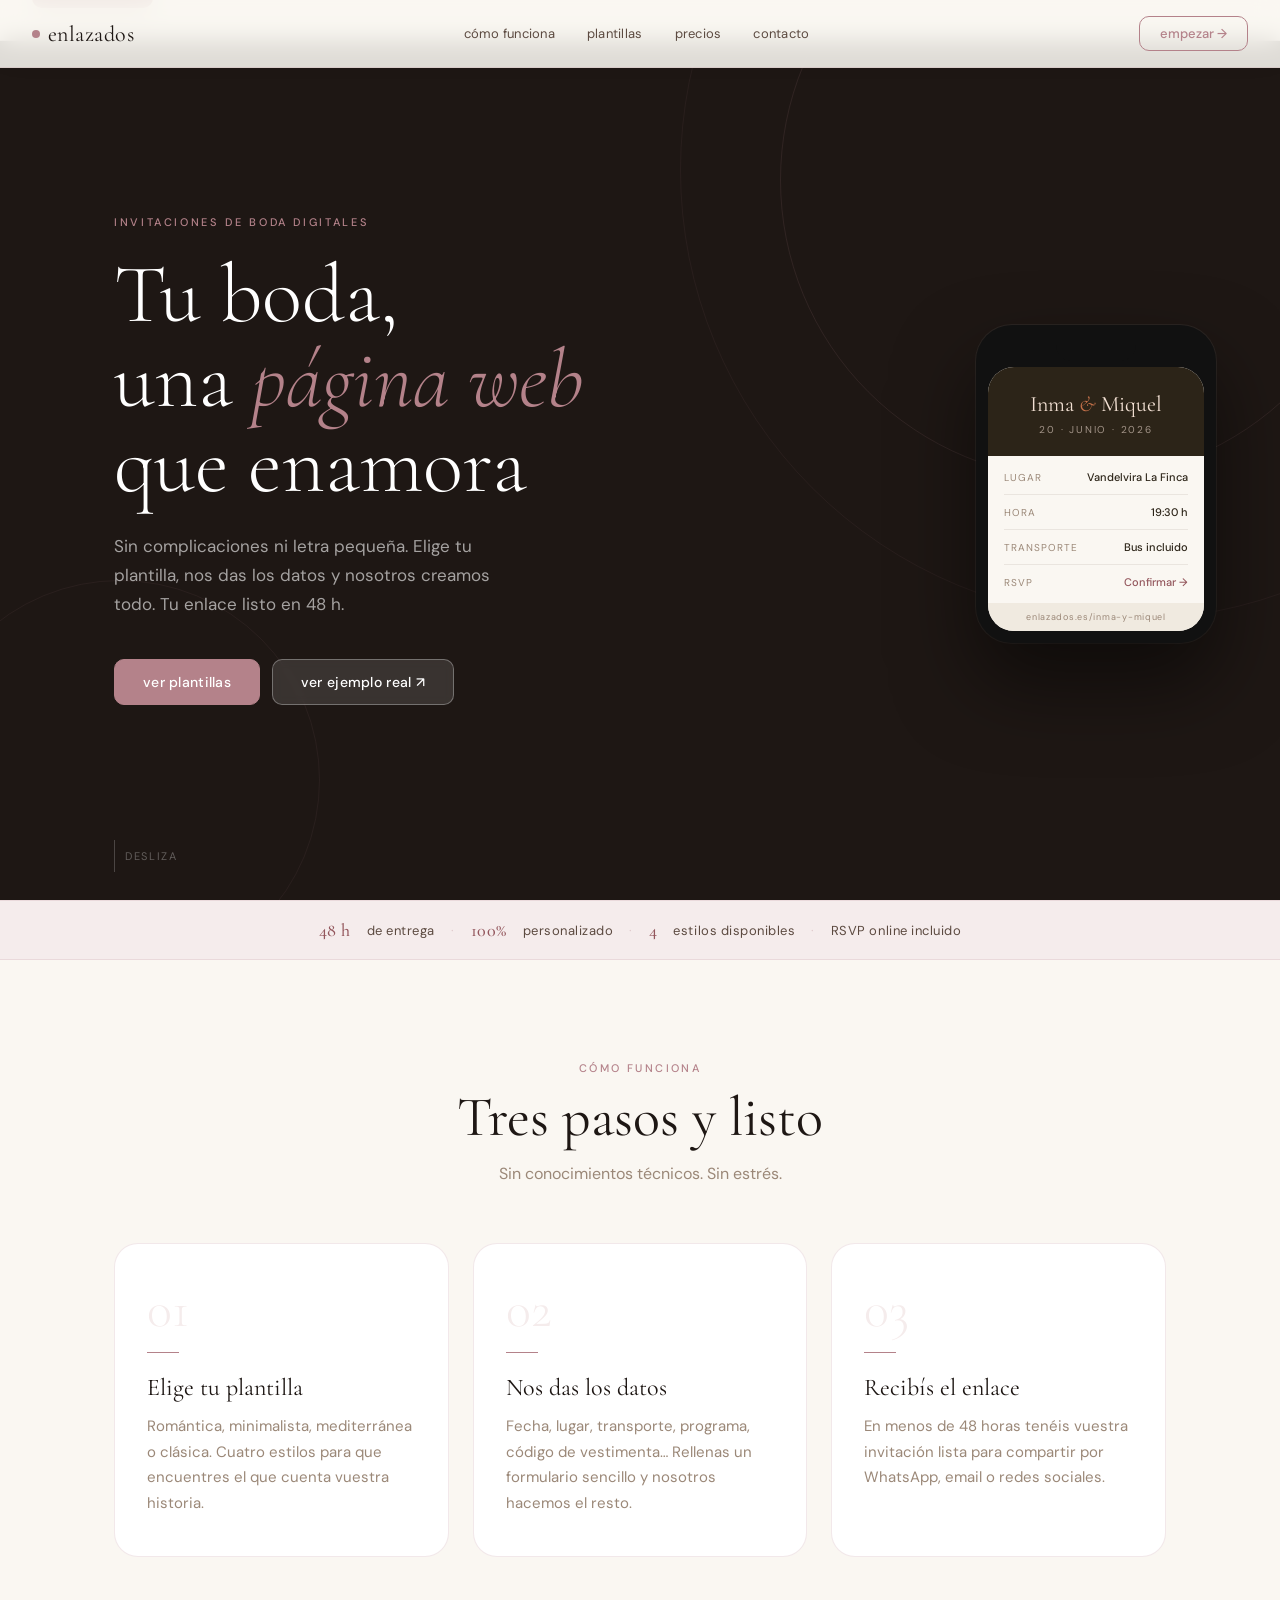
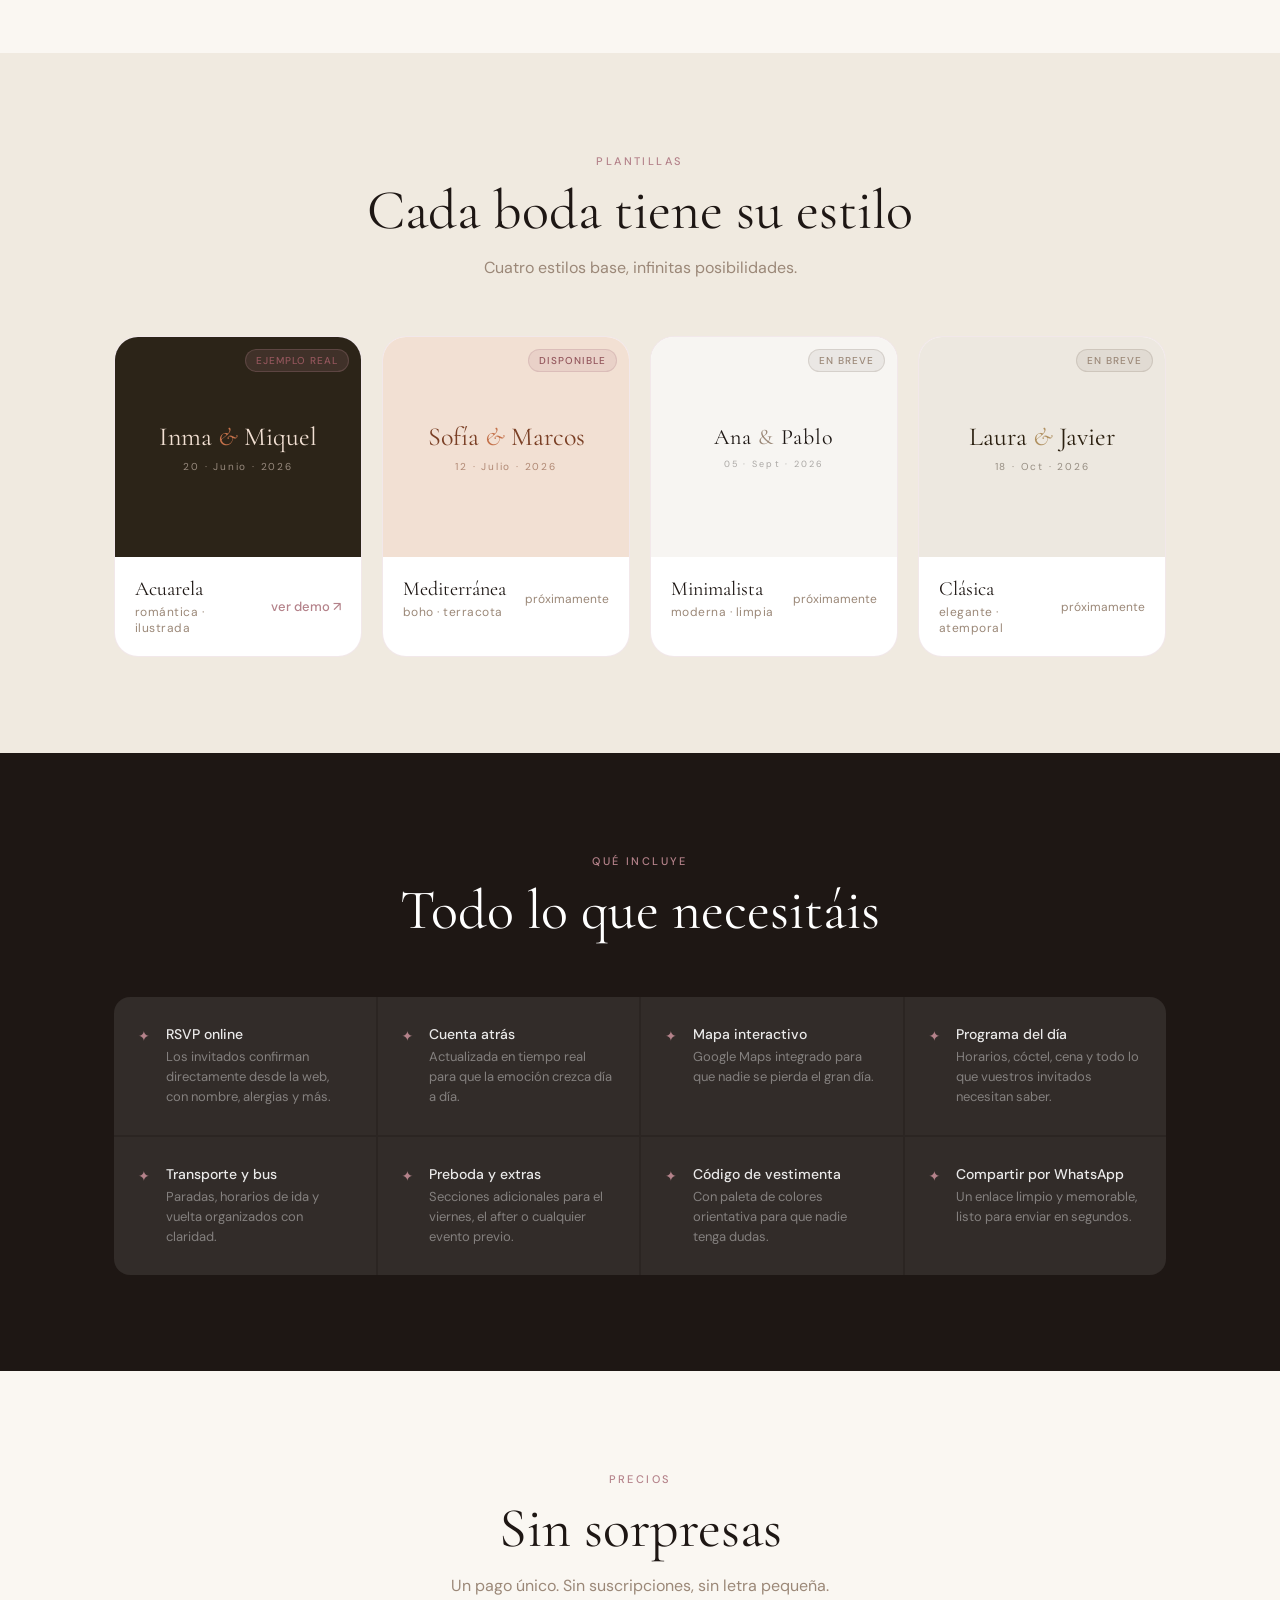
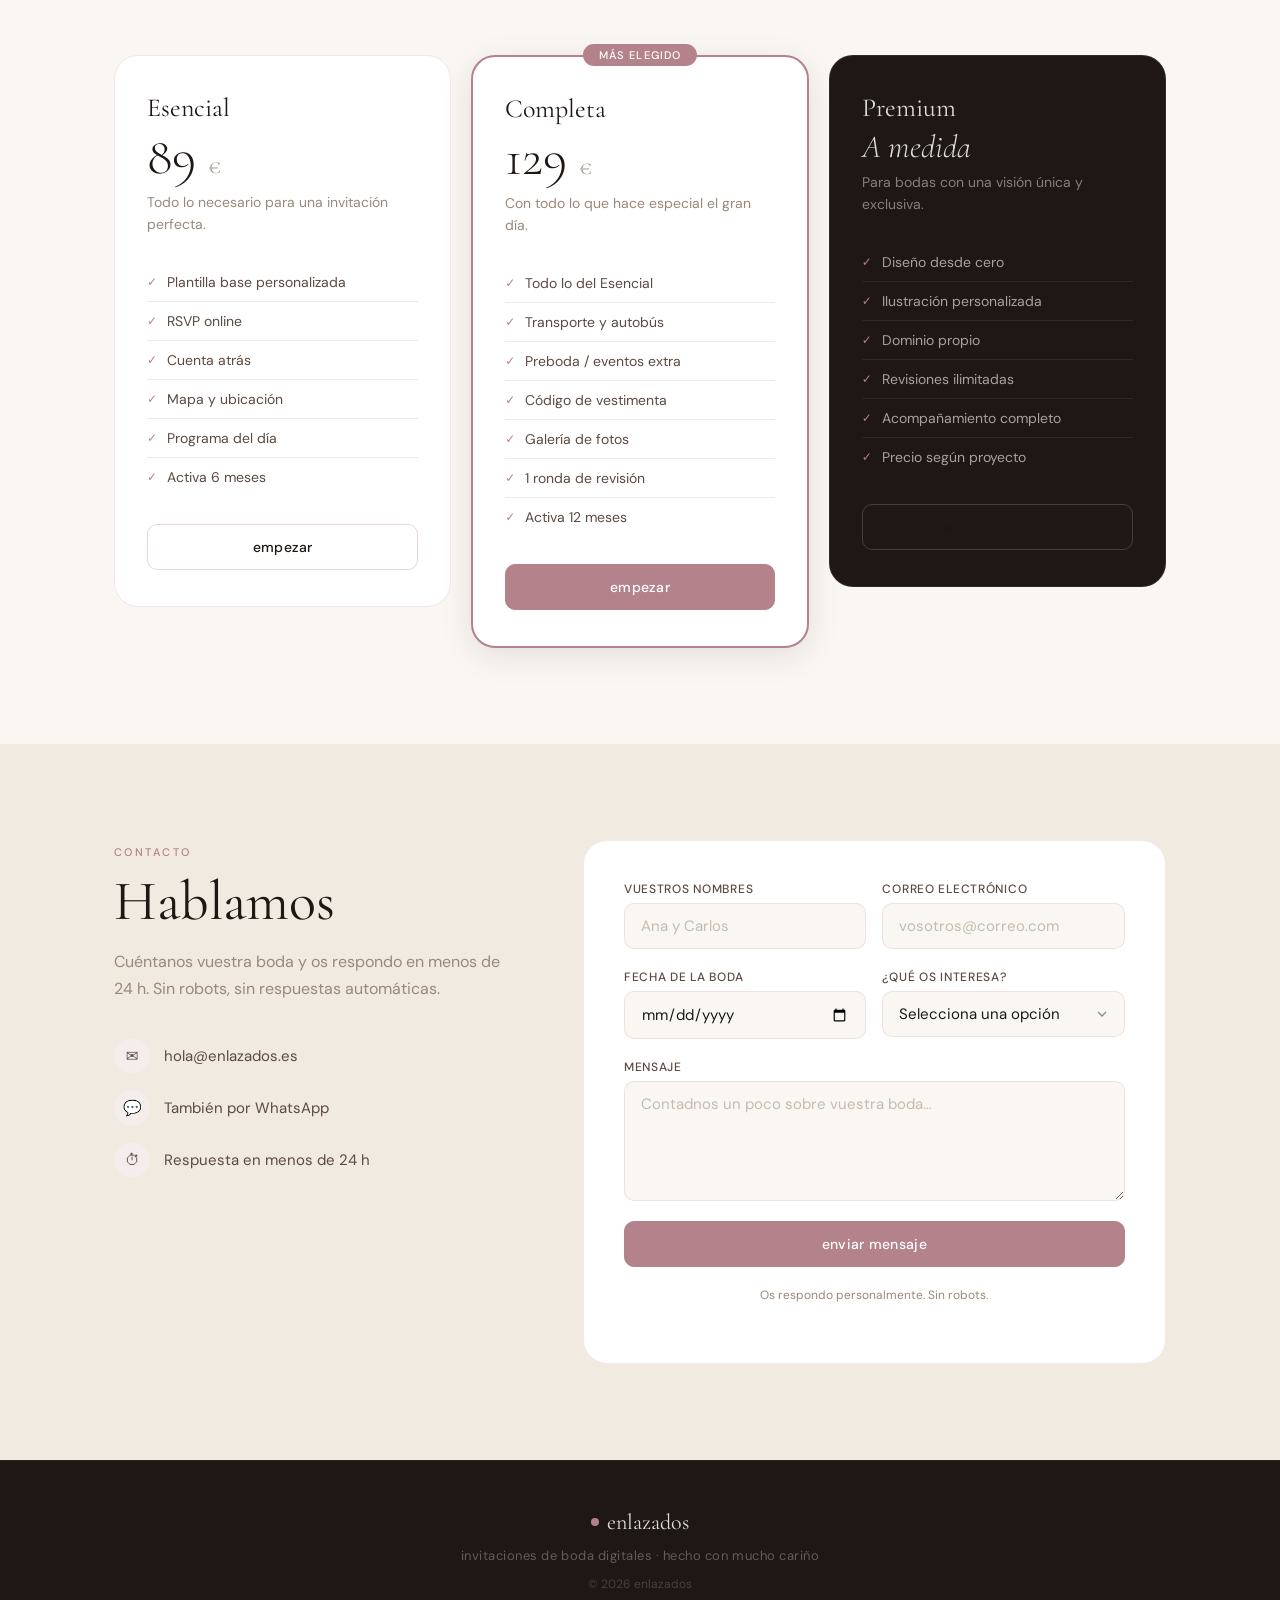
<file: index.html>
<!DOCTYPE html>
<html lang="es">
<head>
  <meta charset="UTF-8" />
  <meta name="viewport" content="width=device-width, initial-scale=1.0" />
  <meta name="description" content="Invitaciones de boda digitales personalizadas. Elige tu plantilla, nos das los datos y nosotros lo creamos todo. Listo en 48h." />
  <title>enlazados · invitaciones de boda digitales</title>

  <link rel="icon" type="image/png" href="favicon.png" /> 

  <link rel="preconnect" href="https://fonts.googleapis.com" />
  <link rel="preconnect" href="https://fonts.gstatic.com" crossorigin />
  <link href="https://fonts.googleapis.com/css2?family=Cormorant+Garamond:ital,wght@0,300;0,400;0,500;1,300;1,400&family=DM+Sans:wght@300;400;500&display=swap" rel="stylesheet" />
  <link rel="stylesheet" href="landing-styles.css" />
</head>
<body>

  <!-- ── NAV ── -->
  <header class="nav" id="top">
    <a href="#top" class="nav-logo">
      <span class="nav-logo-dot"></span>
      enlazados
    </a>
    <nav class="nav-links" aria-label="Navegación principal">
      <a href="#como-funciona">cómo funciona</a>
      <a href="#plantillas">plantillas</a>
      <a href="#precios">precios</a>
      <a href="#contacto">contacto</a>
    </nav>
    <a href="#contacto" class="nav-cta">empezar →</a>
    <button class="nav-burger" id="navBurger" aria-label="Abrir menú" aria-expanded="false">
      <span></span><span></span>
    </button>
  </header>

  <!-- Mobile menu -->
  <div class="nav-mobile" id="navMobile" aria-hidden="true">
    <a href="#como-funciona" class="nav-mobile-link">cómo funciona</a>
    <a href="#plantillas" class="nav-mobile-link">plantillas</a>
    <a href="#precios" class="nav-mobile-link">precios</a>
    <a href="#contacto" class="nav-mobile-link">contacto</a>
    <a href="#contacto" class="nav-mobile-cta">empezar →</a>
  </div>

  <!-- ── HERO ── -->
  <section class="hero" id="hero">
    <div class="hero-bg-deco" aria-hidden="true">
      <div class="hero-ring hero-ring--1"></div>
      <div class="hero-ring hero-ring--2"></div>
      <div class="hero-ring hero-ring--3"></div>
    </div>

    <div class="hero-content">
      <p class="hero-kicker">invitaciones de boda digitales</p>
      <h1 class="hero-title">
        Tu boda,<br>
        una <em>página web</em><br>
        que enamora
      </h1>
      <p class="hero-sub">
        Sin complicaciones ni letra pequeña. Elige tu plantilla, nos das los datos y nosotros creamos todo. Tu enlace listo en 48&nbsp;h.
      </p>
      <div class="hero-actions">
        <a href="#plantillas" class="btn btn--primary">ver plantillas</a>
        <a href="https://inmaymiquel.github.io/prboda/" target="_blank" rel="noopener" class="btn btn--ghost">ver ejemplo real ↗</a>
      </div>
    </div>

    <!-- Mini preview de invitación -->
    <div class="hero-preview" aria-hidden="true">
      <div class="preview-phone">
        <div class="preview-notch"></div>
        <div class="preview-screen">
          <div class="preview-hero-area">
            <div class="preview-names">Inma <em>&</em> Miquel</div>
            <div class="preview-date">20 · Junio · 2026</div>
          </div>
          <div class="preview-body">
            <div class="preview-row">
              <span class="preview-label">Lugar</span>
              <span class="preview-val">Vandelvira La Finca</span>
            </div>
            <div class="preview-row">
              <span class="preview-label">Hora</span>
              <span class="preview-val">19:30 h</span>
            </div>
            <div class="preview-row">
              <span class="preview-label">Transporte</span>
              <span class="preview-val">Bus incluido</span>
            </div>
            <div class="preview-row">
              <span class="preview-label">RSVP</span>
              <span class="preview-val preview-val--accent">Confirmar →</span>
            </div>
          </div>
          <div class="preview-url">enlazados.es/inma-y-miquel</div>
        </div>
      </div>
    </div>

    <div class="hero-scroll-hint" aria-hidden="true">
      <span></span>
      <span>desliza</span>
    </div>
  </section>

  <!-- ── SOCIAL PROOF ── -->
  <div class="social-strip">
    <p class="social-strip-text">
      <span class="social-strip-num">48 h</span> de entrega
      <span class="social-strip-sep">·</span>
      <span class="social-strip-num">100%</span> personalizado
      <span class="social-strip-sep">·</span>
      <span class="social-strip-num">4</span> estilos disponibles
      <span class="social-strip-sep">·</span>
      RSVP online incluido
    </p>
  </div>

  <!-- ── CÓMO FUNCIONA ── -->
  <section class="section steps-section" id="como-funciona">
    <div class="container">
      <div class="section-header">
        <p class="section-tag">cómo funciona</p>
        <h2 class="section-title">Tres pasos y listo</h2>
        <p class="section-sub">Sin conocimientos técnicos. Sin estrés.</p>
      </div>

      <div class="steps-grid">
        <article class="step-card">
          <div class="step-num">01</div>
          <div class="step-divider"></div>
          <h3 class="step-title">Elige tu plantilla</h3>
          <p class="step-desc">Romántica, minimalista, mediterránea o clásica. Cuatro estilos para que encuentres el que cuenta vuestra historia.</p>
        </article>
        <article class="step-card">
          <div class="step-num">02</div>
          <div class="step-divider"></div>
          <h3 class="step-title">Nos das los datos</h3>
          <p class="step-desc">Fecha, lugar, transporte, programa, código de vestimenta… Rellenas un formulario sencillo y nosotros hacemos el resto.</p>
        </article>
        <article class="step-card">
          <div class="step-num">03</div>
          <div class="step-divider"></div>
          <h3 class="step-title">Recibís el enlace</h3>
          <p class="step-desc">En menos de 48 horas tenéis vuestra invitación lista para compartir por WhatsApp, email o redes sociales.</p>
        </article>
      </div>
    </div>
  </section>

  <!-- ── PLANTILLAS ── -->
  <section class="section templates-section" id="plantillas">
    <div class="container">
      <div class="section-header">
        <p class="section-tag">plantillas</p>
        <h2 class="section-title">Cada boda tiene su estilo</h2>
        <p class="section-sub">Cuatro estilos base, infinitas posibilidades.</p>
      </div>

      <div class="templates-grid">

        <article class="tpl-card tpl-card--acuarela">
          <div class="tpl-thumb">
            <div class="tpl-thumb-inner">
              <div class="tpl-preview-names">Inma <em>&</em> Miquel</div>
              <div class="tpl-preview-date">20 · Junio · 2026</div>
            </div>
            <div class="tpl-badge">ejemplo real</div>
          </div>
          <div class="tpl-info">
            <div class="tpl-info-top">
              <h3 class="tpl-name">Acuarela</h3>
              <span class="tpl-style">romántica · ilustrada</span>
            </div>
            <a href="https://inmaymiquel.github.io/prboda/" target="_blank" rel="noopener" class="tpl-link">ver demo ↗</a>
          </div>
        </article>

        <article class="tpl-card tpl-card--med">
          <div class="tpl-thumb">
            <div class="tpl-thumb-inner">
              <div class="tpl-preview-names tpl-names--med">Sofía <em>&</em> Marcos</div>
              <div class="tpl-preview-date tpl-date--med">12 · Julio · 2026</div>
            </div>
            <div class="tpl-badge">disponible</div>
          </div>
          <div class="tpl-info">
            <div class="tpl-info-top">
              <h3 class="tpl-name">Mediterránea</h3>
              <span class="tpl-style">boho · terracota</span>
            </div>
            <span class="tpl-link tpl-link--soon">próximamente</span>
          </div>
        </article>

        <article class="tpl-card tpl-card--min">
          <div class="tpl-thumb">
            <div class="tpl-thumb-inner">
              <div class="tpl-preview-names tpl-names--min">Ana <em>&</em> Pablo</div>
              <div class="tpl-preview-date tpl-date--min">05 · Sept · 2026</div>
            </div>
            <div class="tpl-badge tpl-badge--soon">en breve</div>
          </div>
          <div class="tpl-info">
            <div class="tpl-info-top">
              <h3 class="tpl-name">Minimalista</h3>
              <span class="tpl-style">moderna · limpia</span>
            </div>
            <span class="tpl-link tpl-link--soon">próximamente</span>
          </div>
        </article>

        <article class="tpl-card tpl-card--classic">
          <div class="tpl-thumb">
            <div class="tpl-thumb-inner">
              <div class="tpl-preview-names tpl-names--classic">Laura <em>&</em> Javier</div>
              <div class="tpl-preview-date tpl-date--classic">18 · Oct · 2026</div>
            </div>
            <div class="tpl-badge tpl-badge--soon">en breve</div>
          </div>
          <div class="tpl-info">
            <div class="tpl-info-top">
              <h3 class="tpl-name">Clásica</h3>
              <span class="tpl-style">elegante · atemporal</span>
            </div>
            <span class="tpl-link tpl-link--soon">próximamente</span>
          </div>
        </article>

      </div>
    </div>
  </section>

  <!-- ── QUÉ INCLUYE ── -->
  <section class="section includes-section">
    <div class="container">
      <div class="section-header">
        <p class="section-tag">qué incluye</p>
        <h2 class="section-title">Todo lo que necesitáis</h2>
      </div>
      <div class="includes-grid">
        <div class="include-item">
          <div class="include-icon">✦</div>
          <div class="include-text">
            <strong>RSVP online</strong>
            <span>Los invitados confirman directamente desde la web, con nombre, alergias y más.</span>
          </div>
        </div>
        <div class="include-item">
          <div class="include-icon">✦</div>
          <div class="include-text">
            <strong>Cuenta atrás</strong>
            <span>Actualizada en tiempo real para que la emoción crezca día a día.</span>
          </div>
        </div>
        <div class="include-item">
          <div class="include-icon">✦</div>
          <div class="include-text">
            <strong>Mapa interactivo</strong>
            <span>Google Maps integrado para que nadie se pierda el gran día.</span>
          </div>
        </div>
        <div class="include-item">
          <div class="include-icon">✦</div>
          <div class="include-text">
            <strong>Programa del día</strong>
            <span>Horarios, cóctel, cena y todo lo que vuestros invitados necesitan saber.</span>
          </div>
        </div>
        <div class="include-item">
          <div class="include-icon">✦</div>
          <div class="include-text">
            <strong>Transporte y bus</strong>
            <span>Paradas, horarios de ida y vuelta organizados con claridad.</span>
          </div>
        </div>
        <div class="include-item">
          <div class="include-icon">✦</div>
          <div class="include-text">
            <strong>Preboda y extras</strong>
            <span>Secciones adicionales para el viernes, el after o cualquier evento previo.</span>
          </div>
        </div>
        <div class="include-item">
          <div class="include-icon">✦</div>
          <div class="include-text">
            <strong>Código de vestimenta</strong>
            <span>Con paleta de colores orientativa para que nadie tenga dudas.</span>
          </div>
        </div>
        <div class="include-item">
          <div class="include-icon">✦</div>
          <div class="include-text">
            <strong>Compartir por WhatsApp</strong>
            <span>Un enlace limpio y memorable, listo para enviar en segundos.</span>
          </div>
        </div>
      </div>
    </div>
  </section>

  <!-- ── PRECIOS ── -->
  <section class="section pricing-section" id="precios">
    <div class="container">
      <div class="section-header">
        <p class="section-tag">precios</p>
        <h2 class="section-title">Sin sorpresas</h2>
        <p class="section-sub">Un pago único. Sin suscripciones, sin letra pequeña.</p>
      </div>

      <div class="pricing-grid">

        <article class="price-card">
          <div class="price-top">
            <h3 class="price-name">Esencial</h3>
            <div class="price-amount">89 <span>€</span></div>
            <p class="price-desc">Todo lo necesario para una invitación perfecta.</p>
          </div>
          <ul class="price-features">
            <li>Plantilla base personalizada</li>
            <li>RSVP online</li>
            <li>Cuenta atrás</li>
            <li>Mapa y ubicación</li>
            <li>Programa del día</li>
            <li>Activa 6 meses</li>
          </ul>
          <a href="#contacto" class="btn btn--outline btn--full">empezar</a>
        </article>

        <article class="price-card price-card--featured">
          <div class="price-featured-badge">más elegido</div>
          <div class="price-top">
            <h3 class="price-name">Completa</h3>
            <div class="price-amount">129 <span>€</span></div>
            <p class="price-desc">Con todo lo que hace especial el gran día.</p>
          </div>
          <ul class="price-features">
            <li>Todo lo del Esencial</li>
            <li>Transporte y autobús</li>
            <li>Preboda / eventos extra</li>
            <li>Código de vestimenta</li>
            <li>Galería de fotos</li>
            <li>1 ronda de revisión</li>
            <li>Activa 12 meses</li>
          </ul>
          <a href="#contacto" class="btn btn--primary btn--full">empezar</a>
        </article>

        <article class="price-card price-card--premium">
          <div class="price-top">
            <h3 class="price-name">Premium</h3>
            <div class="price-amount price-amount--custom">A medida</div>
            <p class="price-desc">Para bodas con una visión única y exclusiva.</p>
          </div>
          <ul class="price-features">
            <li>Diseño desde cero</li>
            <li>Ilustración personalizada</li>
            <li>Dominio propio</li>
            <li>Revisiones ilimitadas</li>
            <li>Acompañamiento completo</li>
            <li>Precio según proyecto</li>
          </ul>
          <a href="#contacto" class="btn btn--outline btn--full">reservar reunión →</a>
        </article>

      </div>
    </div>
  </section>

  <!-- ── CONTACTO ── -->
  <section class="section contact-section" id="contacto">
    <div class="container contact-wrap">

      <div class="contact-left">
        <p class="section-tag">contacto</p>
        <h2 class="section-title">Hablamos</h2>
        <p class="contact-desc">Cuéntanos vuestra boda y os respondo en menos de 24 h. Sin robots, sin respuestas automáticas.</p>
        <div class="contact-details">
          <div class="contact-detail">
            <span class="contact-detail-icon">✉</span>
            <!-- CONFIGURA AQUÍ TU EMAIL -->
            <span>hola@enlazados.es</span>
          </div>
          <div class="contact-detail">
            <span class="contact-detail-icon">💬</span>
            <span>También por WhatsApp</span>
          </div>
          <div class="contact-detail">
            <span class="contact-detail-icon">⏱</span>
            <span>Respuesta en menos de 24 h</span>
          </div>
        </div>
      </div>

      <div class="contact-right">
        <form class="contact-form" id="contactForm" novalidate>
          <div class="form-row form-row--2">
            <div class="form-field">
              <label for="contactNombre">Vuestros nombres</label>
              <input type="text" id="contactNombre" name="nombre" placeholder="Ana y Carlos" required />
            </div>
            <div class="form-field">
              <label for="contactEmail">Correo electrónico</label>
              <input type="email" id="contactEmail" name="email" placeholder="vosotros@correo.com" required />
            </div>
          </div>
          <div class="form-row form-row--2">
            <div class="form-field">
              <label for="contactFecha">Fecha de la boda</label>
              <input type="date" id="contactFecha" name="fecha" />
            </div>
            <div class="form-field">
              <label for="contactPlan">¿Qué os interesa?</label>
              <select id="contactPlan" name="plan">
                <option value="">Selecciona una opción</option>
                <option value="esencial">Plan Esencial (89 €)</option>
                <option value="completa">Plan Completa (129 €)</option>
                <option value="premium">Plan Premium (a medida)</option>
                <option value="duda">Solo tengo una duda</option>
              </select>
            </div>
          </div>
          <div class="form-field">
            <label for="contactMensaje">Mensaje</label>
            <textarea id="contactMensaje" name="mensaje" rows="4" placeholder="Contadnos un poco sobre vuestra boda…"></textarea>
          </div>
          <button type="submit" class="btn btn--primary btn--full" id="contactSubmit">
            enviar mensaje
          </button>
          <div class="form-note">Os respondo personalmente. Sin robots.</div>
          <div class="form-result" id="formResult" aria-live="polite"></div>
        </form>
      </div>

    </div>
  </section>

  <!-- ── FOOTER ── -->
  <footer class="footer">
    <div class="container footer-inner">
      <div class="footer-brand">
        <span class="nav-logo-dot"></span>
        enlazados
      </div>
      <p class="footer-tagline">invitaciones de boda digitales · hecho con mucho cariño</p>
      <p class="footer-copy">© 2026 enlazados</p>
    </div>
  </footer>

  <script src="landing-script.js"></script>
</body>
</html>
</file>
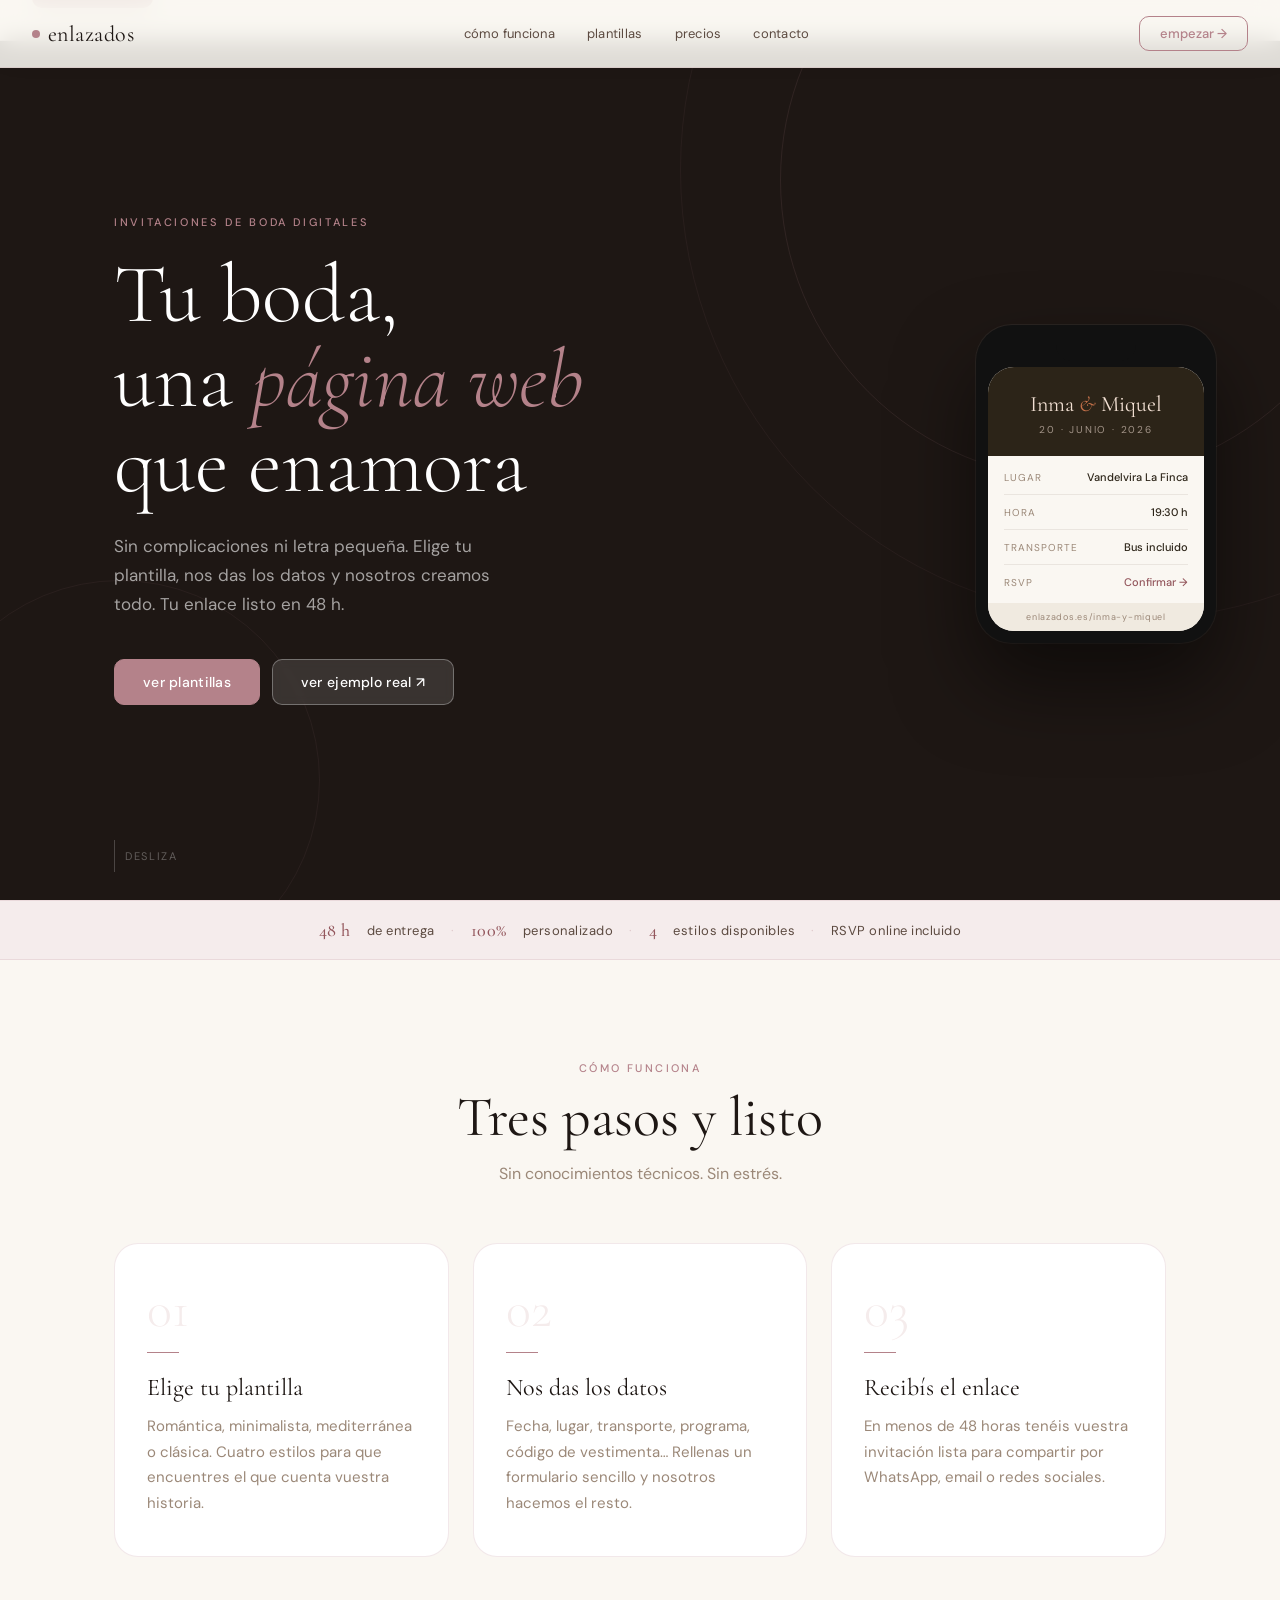
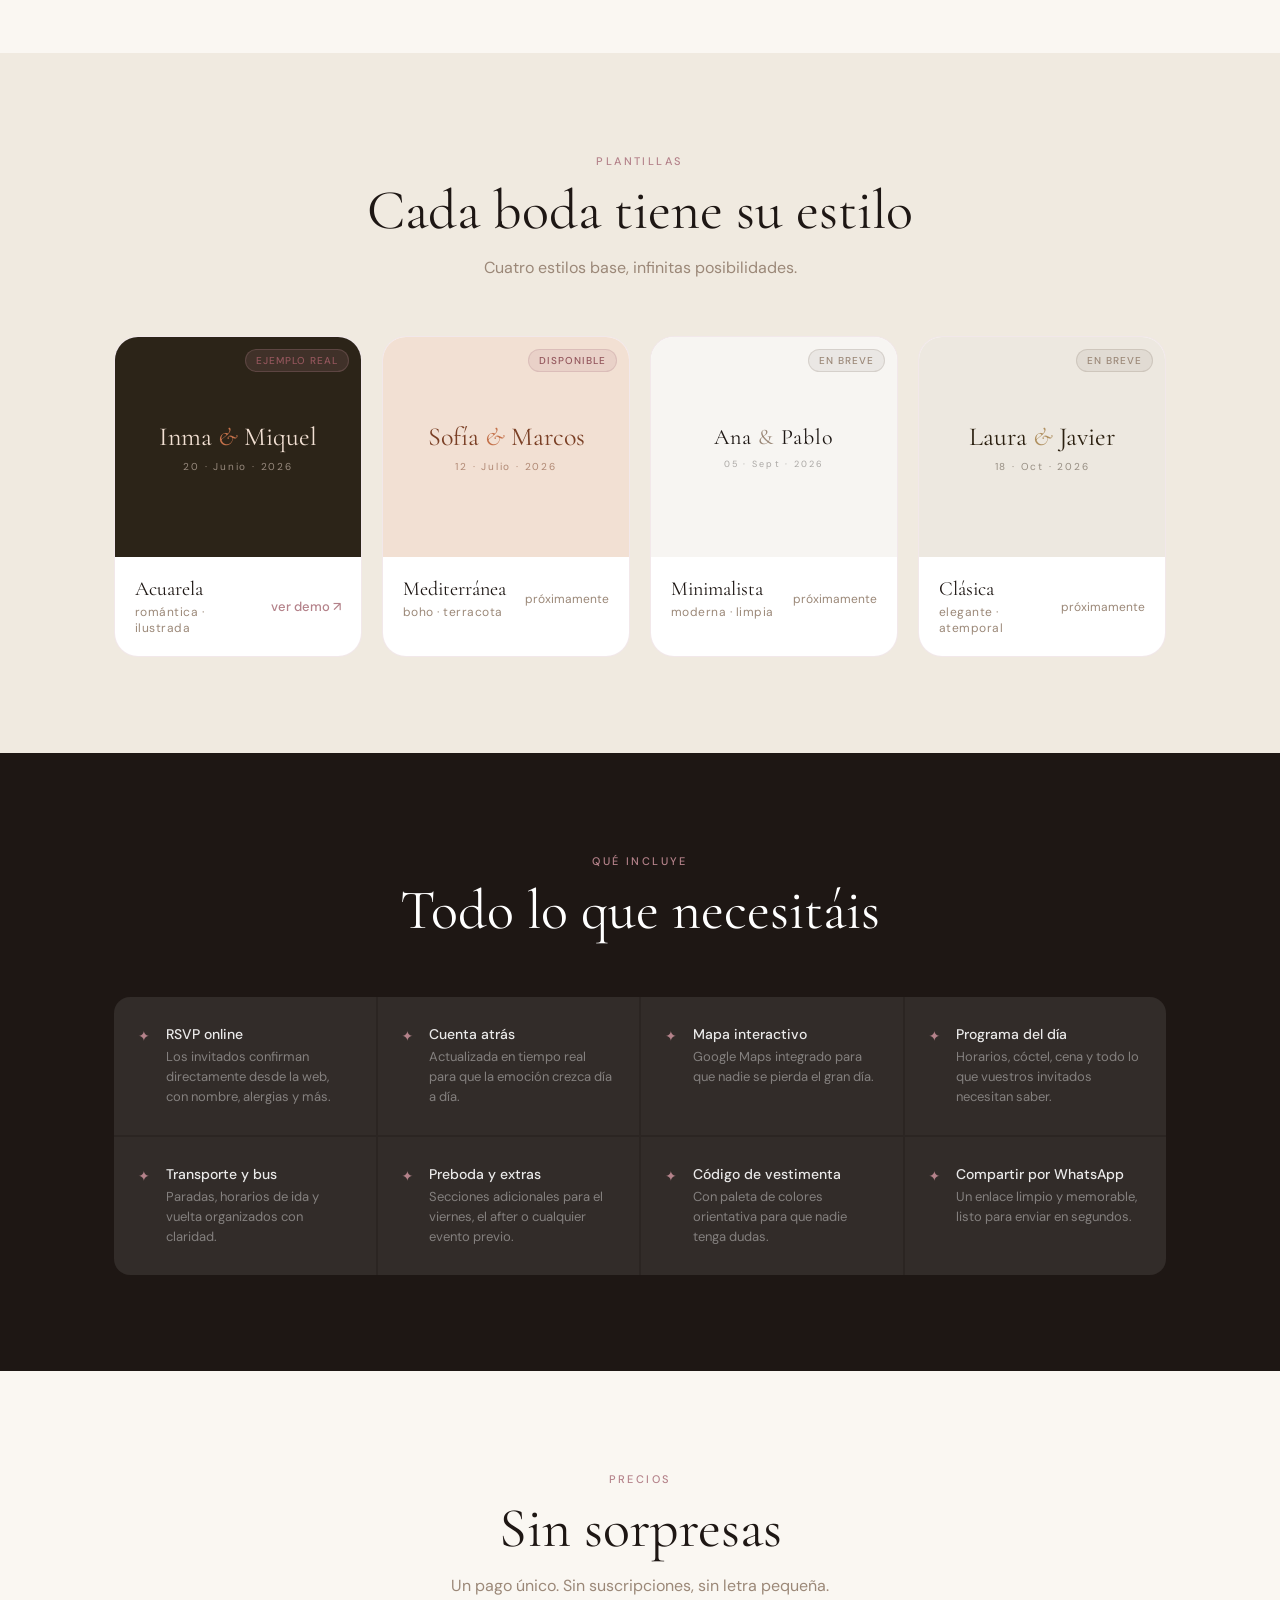
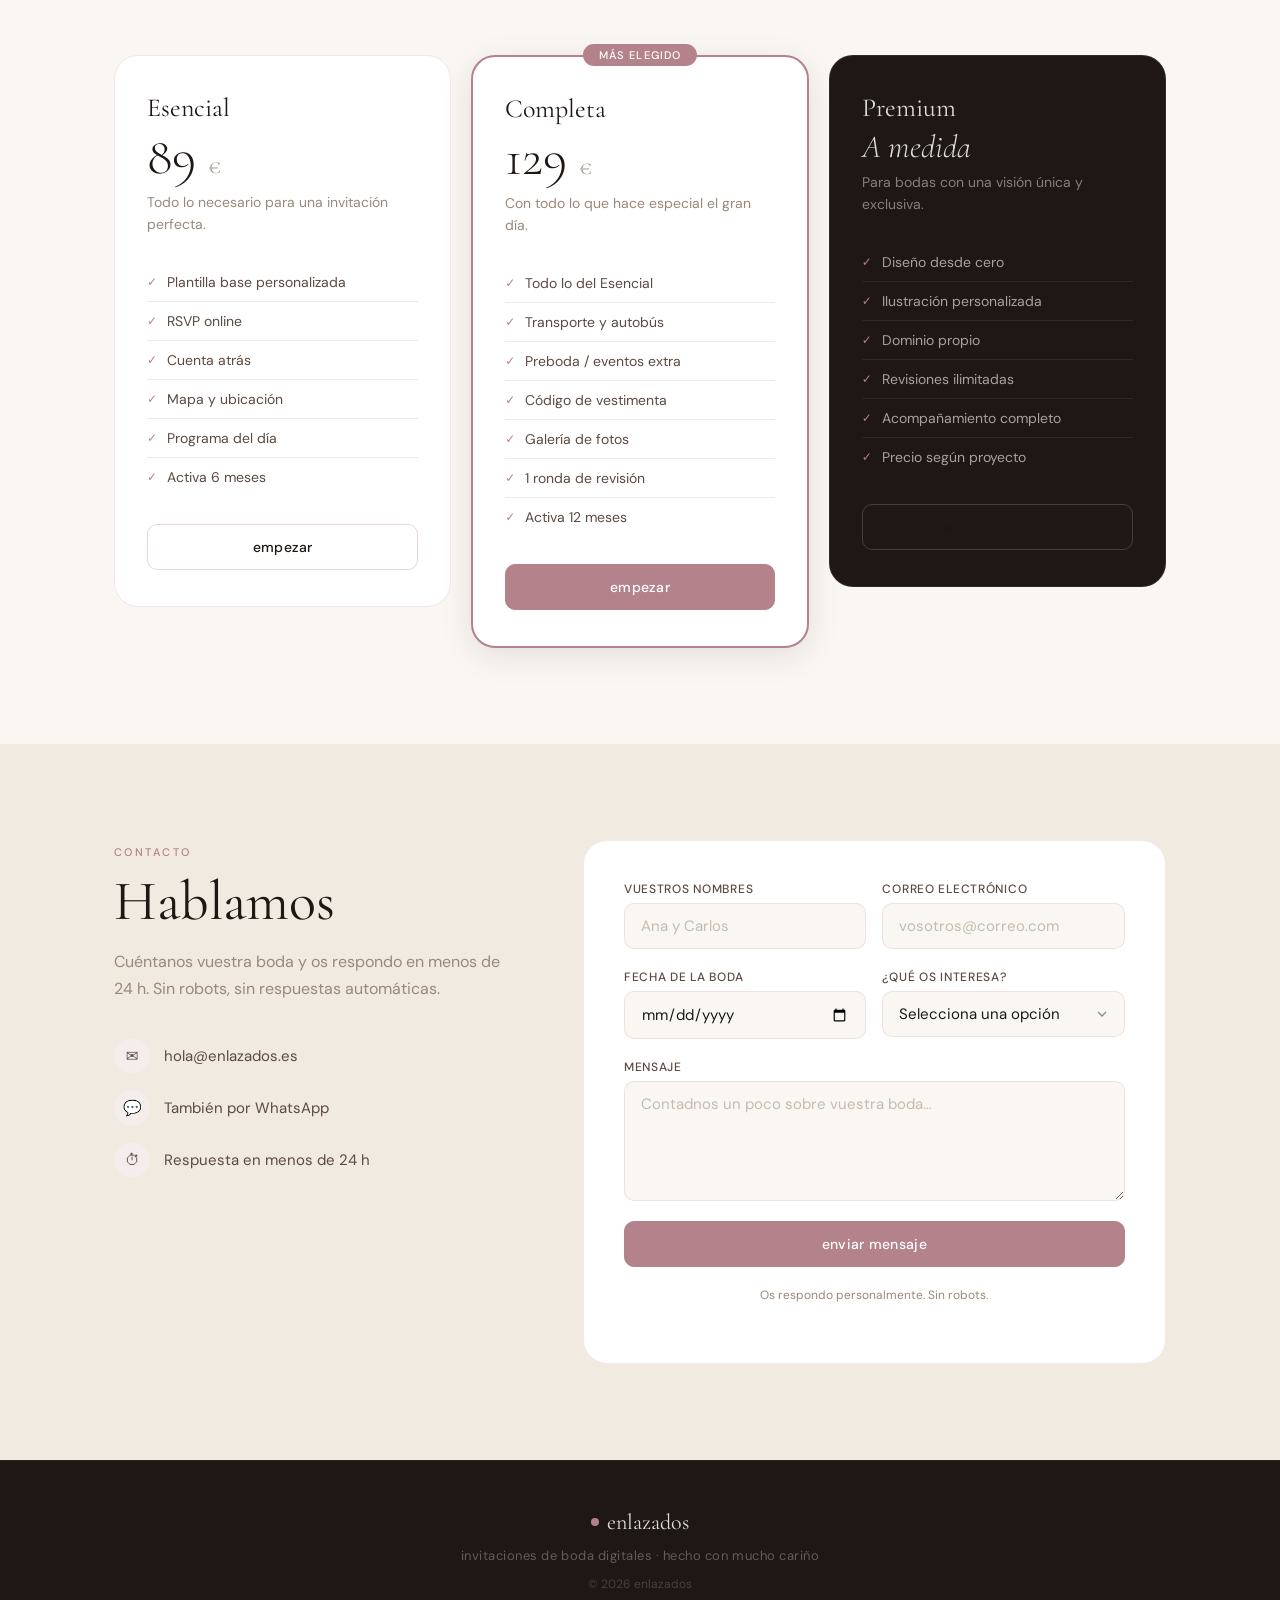
<file: landing-index.html>
<!DOCTYPE html>
<html lang="es">
<head>
  <meta charset="UTF-8" />
  <meta name="viewport" content="width=device-width, initial-scale=1.0" />
  <meta name="description" content="Invitaciones de boda digitales personalizadas. Elige tu plantilla, nos das los datos y nosotros lo creamos todo. Listo en 48h." />
  <title>enlazados · invitaciones de boda digitales</title>

  <link rel="preconnect" href="https://fonts.googleapis.com" />
  <link rel="preconnect" href="https://fonts.gstatic.com" crossorigin />
  <link href="https://fonts.googleapis.com/css2?family=Cormorant+Garamond:ital,wght@0,300;0,400;0,500;1,300;1,400&family=DM+Sans:wght@300;400;500&display=swap" rel="stylesheet" />
  <link rel="stylesheet" href="landing-styles.css" />
</head>
<body>

  <!-- ── NAV ──- -->
  <header class="nav" id="top">
    <a href="#top" class="nav-logo">
      <span class="nav-logo-dot"></span>
      enlazados
    </a>
    <nav class="nav-links" aria-label="Navegación principal">
      <a href="#como-funciona">cómo funciona</a>
      <a href="#plantillas">plantillas</a>
      <a href="#precios">precios</a>
      <a href="#contacto">contacto</a>
    </nav>
    <a href="#contacto" class="nav-cta">empezar →</a>
    <button class="nav-burger" id="navBurger" aria-label="Abrir menú" aria-expanded="false">
      <span></span><span></span>
    </button>
  </header>

  <!-- Mobile menu -->
  <div class="nav-mobile" id="navMobile" aria-hidden="true">
    <a href="#como-funciona" class="nav-mobile-link">cómo funciona</a>
    <a href="#plantillas" class="nav-mobile-link">plantillas</a>
    <a href="#precios" class="nav-mobile-link">precios</a>
    <a href="#contacto" class="nav-mobile-link">contacto</a>
    <a href="#contacto" class="nav-mobile-cta">empezar →</a>
  </div>

  <!-- ── HERO ── -->
  <section class="hero" id="hero">
    <div class="hero-bg-deco" aria-hidden="true">
      <div class="hero-ring hero-ring--1"></div>
      <div class="hero-ring hero-ring--2"></div>
      <div class="hero-ring hero-ring--3"></div>
    </div>

    <div class="hero-content">
      <p class="hero-kicker">invitaciones de boda digitales</p>
      <h1 class="hero-title">
        Tu boda,<br>
        una <em>página web</em><br>
        que enamora
      </h1>
      <p class="hero-sub">
        Sin complicaciones ni letra pequeña. Elige tu plantilla, nos das los datos y nosotros creamos todo. Tu enlace listo en 48&nbsp;h.
      </p>
      <div class="hero-actions">
        <a href="#plantillas" class="btn btn--primary">ver plantillas</a>
        <a href="https://inmaymiquel.github.io/prboda/" target="_blank" rel="noopener" class="btn btn--ghost">ver ejemplo real ↗</a>
      </div>
    </div>

    <!-- Mini preview de invitación -->
    <div class="hero-preview" aria-hidden="true">
      <div class="preview-phone">
        <div class="preview-notch"></div>
        <div class="preview-screen">
          <div class="preview-hero-area">
            <div class="preview-names">Inma <em>&</em> Miquel</div>
            <div class="preview-date">20 · Junio · 2026</div>
          </div>
          <div class="preview-body">
            <div class="preview-row">
              <span class="preview-label">Lugar</span>
              <span class="preview-val">Vandelvira La Finca</span>
            </div>
            <div class="preview-row">
              <span class="preview-label">Hora</span>
              <span class="preview-val">19:30 h</span>
            </div>
            <div class="preview-row">
              <span class="preview-label">Transporte</span>
              <span class="preview-val">Bus incluido</span>
            </div>
            <div class="preview-row">
              <span class="preview-label">RSVP</span>
              <span class="preview-val preview-val--accent">Confirmar →</span>
            </div>
          </div>
          <div class="preview-url">enlazados.es/inma-y-miquel</div>
        </div>
      </div>
    </div>

    <div class="hero-scroll-hint" aria-hidden="true">
      <span></span>
      <span>desliza</span>
    </div>
  </section>

  <!-- ── SOCIAL PROOF ── -->
  <div class="social-strip">
    <p class="social-strip-text">
      <span class="social-strip-num">48 h</span> de entrega
      <span class="social-strip-sep">·</span>
      <span class="social-strip-num">100%</span> personalizado
      <span class="social-strip-sep">·</span>
      <span class="social-strip-num">4</span> estilos disponibles
      <span class="social-strip-sep">·</span>
      RSVP online incluido
    </p>
  </div>

  <!-- ── CÓMO FUNCIONA ── -->
  <section class="section steps-section" id="como-funciona">
    <div class="container">
      <div class="section-header">
        <p class="section-tag">cómo funciona</p>
        <h2 class="section-title">Tres pasos y listo</h2>
        <p class="section-sub">Sin conocimientos técnicos. Sin estrés.</p>
      </div>

      <div class="steps-grid">
        <article class="step-card">
          <div class="step-num">01</div>
          <div class="step-divider"></div>
          <h3 class="step-title">Elige tu plantilla</h3>
          <p class="step-desc">Romántica, minimalista, mediterránea o clásica. Cuatro estilos para que encuentres el que cuenta vuestra historia.</p>
        </article>
        <article class="step-card">
          <div class="step-num">02</div>
          <div class="step-divider"></div>
          <h3 class="step-title">Nos das los datos</h3>
          <p class="step-desc">Fecha, lugar, transporte, programa, código de vestimenta… Rellenas un formulario sencillo y nosotros hacemos el resto.</p>
        </article>
        <article class="step-card">
          <div class="step-num">03</div>
          <div class="step-divider"></div>
          <h3 class="step-title">Recibís el enlace</h3>
          <p class="step-desc">En menos de 48 horas tenéis vuestra invitación lista para compartir por WhatsApp, email o redes sociales.</p>
        </article>
      </div>
    </div>
  </section>

  <!-- ── PLANTILLAS ── -->
  <section class="section templates-section" id="plantillas">
    <div class="container">
      <div class="section-header">
        <p class="section-tag">plantillas</p>
        <h2 class="section-title">Cada boda tiene su estilo</h2>
        <p class="section-sub">Cuatro estilos base, infinitas posibilidades.</p>
      </div>

      <div class="templates-grid">

        <article class="tpl-card tpl-card--acuarela">
          <div class="tpl-thumb">
            <div class="tpl-thumb-inner">
              <div class="tpl-preview-names">Inma <em>&</em> Miquel</div>
              <div class="tpl-preview-date">20 · Junio · 2026</div>
            </div>
            <div class="tpl-badge">ejemplo real</div>
          </div>
          <div class="tpl-info">
            <div class="tpl-info-top">
              <h3 class="tpl-name">Acuarela</h3>
              <span class="tpl-style">romántica · ilustrada</span>
            </div>
            <a href="https://inmaymiquel.github.io/prboda/" target="_blank" rel="noopener" class="tpl-link">ver demo ↗</a>
          </div>
        </article>

        <article class="tpl-card tpl-card--med">
          <div class="tpl-thumb">
            <div class="tpl-thumb-inner">
              <div class="tpl-preview-names tpl-names--med">Sofía <em>&</em> Marcos</div>
              <div class="tpl-preview-date tpl-date--med">12 · Julio · 2026</div>
            </div>
            <div class="tpl-badge">disponible</div>
          </div>
          <div class="tpl-info">
            <div class="tpl-info-top">
              <h3 class="tpl-name">Mediterránea</h3>
              <span class="tpl-style">boho · terracota</span>
            </div>
            <span class="tpl-link tpl-link--soon">próximamente</span>
          </div>
        </article>

        <article class="tpl-card tpl-card--min">
          <div class="tpl-thumb">
            <div class="tpl-thumb-inner">
              <div class="tpl-preview-names tpl-names--min">Ana <em>&</em> Pablo</div>
              <div class="tpl-preview-date tpl-date--min">05 · Sept · 2026</div>
            </div>
            <div class="tpl-badge tpl-badge--soon">en breve</div>
          </div>
          <div class="tpl-info">
            <div class="tpl-info-top">
              <h3 class="tpl-name">Minimalista</h3>
              <span class="tpl-style">moderna · limpia</span>
            </div>
            <span class="tpl-link tpl-link--soon">próximamente</span>
          </div>
        </article>

        <article class="tpl-card tpl-card--classic">
          <div class="tpl-thumb">
            <div class="tpl-thumb-inner">
              <div class="tpl-preview-names tpl-names--classic">Laura <em>&</em> Javier</div>
              <div class="tpl-preview-date tpl-date--classic">18 · Oct · 2026</div>
            </div>
            <div class="tpl-badge tpl-badge--soon">en breve</div>
          </div>
          <div class="tpl-info">
            <div class="tpl-info-top">
              <h3 class="tpl-name">Clásica</h3>
              <span class="tpl-style">elegante · atemporal</span>
            </div>
            <span class="tpl-link tpl-link--soon">próximamente</span>
          </div>
        </article>

      </div>
    </div>
  </section>

  <!-- ── QUÉ INCLUYE ── -->
  <section class="section includes-section">
    <div class="container">
      <div class="section-header">
        <p class="section-tag">qué incluye</p>
        <h2 class="section-title">Todo lo que necesitáis</h2>
      </div>
      <div class="includes-grid">
        <div class="include-item">
          <div class="include-icon">✦</div>
          <div class="include-text">
            <strong>RSVP online</strong>
            <span>Los invitados confirman directamente desde la web, con nombre, alergias y más.</span>
          </div>
        </div>
        <div class="include-item">
          <div class="include-icon">✦</div>
          <div class="include-text">
            <strong>Cuenta atrás</strong>
            <span>Actualizada en tiempo real para que la emoción crezca día a día.</span>
          </div>
        </div>
        <div class="include-item">
          <div class="include-icon">✦</div>
          <div class="include-text">
            <strong>Mapa interactivo</strong>
            <span>Google Maps integrado para que nadie se pierda el gran día.</span>
          </div>
        </div>
        <div class="include-item">
          <div class="include-icon">✦</div>
          <div class="include-text">
            <strong>Programa del día</strong>
            <span>Horarios, cóctel, cena y todo lo que vuestros invitados necesitan saber.</span>
          </div>
        </div>
        <div class="include-item">
          <div class="include-icon">✦</div>
          <div class="include-text">
            <strong>Transporte y bus</strong>
            <span>Paradas, horarios de ida y vuelta organizados con claridad.</span>
          </div>
        </div>
        <div class="include-item">
          <div class="include-icon">✦</div>
          <div class="include-text">
            <strong>Preboda y extras</strong>
            <span>Secciones adicionales para el viernes, el after o cualquier evento previo.</span>
          </div>
        </div>
        <div class="include-item">
          <div class="include-icon">✦</div>
          <div class="include-text">
            <strong>Código de vestimenta</strong>
            <span>Con paleta de colores orientativa para que nadie tenga dudas.</span>
          </div>
        </div>
        <div class="include-item">
          <div class="include-icon">✦</div>
          <div class="include-text">
            <strong>Compartir por WhatsApp</strong>
            <span>Un enlace limpio y memorable, listo para enviar en segundos.</span>
          </div>
        </div>
      </div>
    </div>
  </section>

  <!-- ── PRECIOS ── -->
  <section class="section pricing-section" id="precios">
    <div class="container">
      <div class="section-header">
        <p class="section-tag">precios</p>
        <h2 class="section-title">Sin sorpresas</h2>
        <p class="section-sub">Un pago único. Sin suscripciones, sin letra pequeña.</p>
      </div>

      <div class="pricing-grid">

        <article class="price-card">
          <div class="price-top">
            <h3 class="price-name">Esencial</h3>
            <div class="price-amount">89 <span>€</span></div>
            <p class="price-desc">Todo lo necesario para una invitación perfecta.</p>
          </div>
          <ul class="price-features">
            <li>Plantilla base personalizada</li>
            <li>RSVP online</li>
            <li>Cuenta atrás</li>
            <li>Mapa y ubicación</li>
            <li>Programa del día</li>
            <li>Activa 6 meses</li>
          </ul>
          <a href="#contacto" class="btn btn--outline btn--full">empezar</a>
        </article>

        <article class="price-card price-card--featured">
          <div class="price-featured-badge">más elegido</div>
          <div class="price-top">
            <h3 class="price-name">Completa</h3>
            <div class="price-amount">129 <span>€</span></div>
            <p class="price-desc">Con todo lo que hace especial el gran día.</p>
          </div>
          <ul class="price-features">
            <li>Todo lo del Esencial</li>
            <li>Transporte y autobús</li>
            <li>Preboda / eventos extra</li>
            <li>Código de vestimenta</li>
            <li>Galería de fotos</li>
            <li>1 ronda de revisión</li>
            <li>Activa 12 meses</li>
          </ul>
          <a href="#contacto" class="btn btn--primary btn--full">empezar</a>
        </article>

        <article class="price-card price-card--premium">
          <div class="price-top">
            <h3 class="price-name">Premium</h3>
            <div class="price-amount price-amount--custom">A medida</div>
            <p class="price-desc">Para bodas con una visión única y exclusiva.</p>
          </div>
          <ul class="price-features">
            <li>Diseño desde cero</li>
            <li>Ilustración personalizada</li>
            <li>Dominio propio</li>
            <li>Revisiones ilimitadas</li>
            <li>Acompañamiento completo</li>
            <li>Precio según proyecto</li>
          </ul>
          <a href="#contacto" class="btn btn--outline btn--full">reservar reunión →</a>
        </article>

      </div>
    </div>
  </section>

  <!-- ── CONTACTO ── -->
  <section class="section contact-section" id="contacto">
    <div class="container contact-wrap">

      <div class="contact-left">
        <p class="section-tag">contacto</p>
        <h2 class="section-title">Hablamos</h2>
        <p class="contact-desc">Cuéntanos vuestra boda y os respondo en menos de 24 h. Sin robots, sin respuestas automáticas.</p>
        <div class="contact-details">
          <div class="contact-detail">
            <span class="contact-detail-icon">✉</span>
            <!-- CONFIGURA AQUÍ TU EMAIL -->
            <span>hola@enlazados.es</span>
          </div>
          <div class="contact-detail">
            <span class="contact-detail-icon">💬</span>
            <span>También por WhatsApp</span>
          </div>
          <div class="contact-detail">
            <span class="contact-detail-icon">⏱</span>
            <span>Respuesta en menos de 24 h</span>
          </div>
        </div>
      </div>

      <div class="contact-right">
        <form class="contact-form" id="contactForm" novalidate>
          <div class="form-row form-row--2">
            <div class="form-field">
              <label for="contactNombre">Vuestros nombres</label>
              <input type="text" id="contactNombre" name="nombre" placeholder="Ana y Carlos" required />
            </div>
            <div class="form-field">
              <label for="contactEmail">Correo electrónico</label>
              <input type="email" id="contactEmail" name="email" placeholder="vosotros@correo.com" required />
            </div>
          </div>
          <div class="form-row form-row--2">
            <div class="form-field">
              <label for="contactFecha">Fecha de la boda</label>
              <input type="date" id="contactFecha" name="fecha" />
            </div>
            <div class="form-field">
              <label for="contactPlan">¿Qué os interesa?</label>
              <select id="contactPlan" name="plan">
                <option value="">Selecciona una opción</option>
                <option value="esencial">Plan Esencial (89 €)</option>
                <option value="completa">Plan Completa (129 €)</option>
                <option value="premium">Plan Premium (a medida)</option>
                <option value="duda">Solo tengo una duda</option>
              </select>
            </div>
          </div>
          <div class="form-field">
            <label for="contactMensaje">Mensaje</label>
            <textarea id="contactMensaje" name="mensaje" rows="4" placeholder="Contadnos un poco sobre vuestra boda…"></textarea>
          </div>
          <button type="submit" class="btn btn--primary btn--full" id="contactSubmit">
            enviar mensaje
          </button>
          <div class="form-note">Os respondo personalmente. Sin robots.</div>
          <div class="form-result" id="formResult" aria-live="polite"></div>
        </form>
      </div>

    </div>
  </section>

  <!-- ── FOOTER ── -->
  <footer class="footer">
    <div class="container footer-inner">
      <div class="footer-brand">
        <span class="nav-logo-dot"></span>
        enlazados
      </div>
      <p class="footer-tagline">invitaciones de boda digitales · hecho con mucho cariño</p>
      <p class="footer-copy">© 2026 enlazados</p>
    </div>
  </footer>

  <script src="landing-script.js"></script>
</body>
</html>
</file>
<file: landing-styles.css>
/* =========================================================
   ENLAZADOS · LANDING PAGE · STYLES
========================================================= */

/* ── Variables ── */
:root {
  --rose:       #B4828A;
  --rose-light: #F5ECEC;
  --rose-dark:  #93565C;
  --rose-deep:  #6B3A3F;
  --sand:       #FAF7F2;
  --sand-mid:   #F0EAE0;
  --dark:       #1E1714;
  --mid:        #5C4A40;
  --soft:       #9B8878;

  --border:     rgba(180,130,138,0.18);
  --border-mid: rgba(180,130,138,0.32);

  --shadow-sm:  0 2px 12px rgba(30,23,20,0.07);
  --shadow-md:  0 8px 32px rgba(30,23,20,0.10);
  --shadow-lg:  0 20px 56px rgba(30,23,20,0.13);

  --r-sm: 10px;
  --r-md: 16px;
  --r-lg: 24px;
  --r-xl: 32px;

  --container: 1100px;
  --nav-h: 68px;

  --font-display: 'Cormorant Garamond', Georgia, serif;
  --font-body:    'DM Sans', system-ui, sans-serif;
}

/* ── Reset ── */
*, *::before, *::after { box-sizing: border-box; margin: 0; padding: 0; }
html { scroll-behavior: smooth; color-scheme: light only; -webkit-text-size-adjust: 100%; }
body { font-family: var(--font-body); background: var(--sand); color: var(--dark); -webkit-font-smoothing: antialiased; }
img { max-width: 100%; display: block; }
a { color: inherit; text-decoration: none; }
ul { list-style: none; }
button, input, select, textarea { font-family: inherit; }

/* ── Container ── */
.container {
  width: min(var(--container), 100%);
  margin: 0 auto;
  padding: 0 24px;
}

/* ── Sections ── */
.section { padding: 96px 0; }

.section-header {
  text-align: center;
  margin-bottom: 56px;
}

.section-tag {
  display: inline-block;
  font-size: 11px;
  font-weight: 500;
  letter-spacing: 0.22em;
  text-transform: uppercase;
  color: var(--rose);
  margin-bottom: 12px;
}

.section-title {
  font-family: var(--font-display);
  font-size: clamp(36px, 5vw, 56px);
  font-weight: 400;
  line-height: 1.08;
  color: var(--dark);
  margin-bottom: 14px;
}

.section-sub {
  font-size: 16px;
  color: var(--soft);
  line-height: 1.6;
}

/* ── Buttons ── */
.btn {
  display: inline-flex;
  align-items: center;
  justify-content: center;
  gap: 8px;
  padding: 13px 28px;
  border-radius: var(--r-sm);
  font-size: 14px;
  font-weight: 500;
  letter-spacing: 0.02em;
  cursor: pointer;
  transition: background 0.2s, color 0.2s, border-color 0.2s, transform 0.15s;
  border: 1.5px solid transparent;
  white-space: nowrap;
}

.btn:active { transform: scale(0.97); }

.btn--primary {
  background: var(--rose);
  color: #fff;
  border-color: var(--rose);
}
.btn--primary:hover { background: var(--rose-dark); border-color: var(--rose-dark); }

.btn--ghost {
  background: rgba(255,255,255,0.12);
  color: #fff;
  border-color: rgba(255,255,255,0.3);
  backdrop-filter: blur(4px);
}
.btn--ghost:hover { background: rgba(255,255,255,0.2); }

.btn--outline {
  background: transparent;
  color: var(--dark);
  border-color: var(--border-mid);
}
.btn--outline:hover { background: var(--rose-light); border-color: var(--rose); color: var(--rose-deep); }

.btn--full { width: 100%; }

/* =========================================================
   NAV
========================================================= */
.nav {
  position: fixed;
  top: 0; left: 0; right: 0;
  z-index: 100;
  height: var(--nav-h);
  display: flex;
  align-items: center;
  justify-content: space-between;
  padding: 0 32px;
  background: rgba(250,247,242,0.88);
  backdrop-filter: blur(12px);
  -webkit-backdrop-filter: blur(12px);
  border-bottom: 1px solid var(--border);
  transition: box-shadow 0.3s;
}

.nav.is-scrolled { box-shadow: var(--shadow-sm); }

.nav-logo {
  display: flex;
  align-items: center;
  gap: 8px;
  font-family: var(--font-display);
  font-size: 22px;
  font-weight: 400;
  color: var(--dark);
  letter-spacing: 0.02em;
}

.nav-logo-dot {
  width: 8px; height: 8px;
  border-radius: 50%;
  background: var(--rose);
  flex-shrink: 0;
}

.nav-links {
  display: flex;
  gap: 32px;
}

.nav-links a {
  font-size: 13px;
  font-weight: 400;
  color: var(--mid);
  letter-spacing: 0.02em;
  transition: color 0.2s;
  position: relative;
}

.nav-links a::after {
  content: '';
  position: absolute;
  bottom: -3px; left: 0; right: 0;
  height: 1px;
  background: var(--rose);
  transform: scaleX(0);
  transition: transform 0.2s;
  transform-origin: left;
}

.nav-links a:hover { color: var(--rose); }
.nav-links a:hover::after { transform: scaleX(1); }

.nav-cta {
  font-size: 13px;
  font-weight: 500;
  padding: 8px 20px;
  border: 1.5px solid var(--rose);
  border-radius: var(--r-sm);
  color: var(--rose);
  transition: background 0.2s, color 0.2s;
}

.nav-cta:hover { background: var(--rose); color: #fff; }

.nav-burger {
  display: none;
  flex-direction: column;
  gap: 5px;
  background: none;
  border: none;
  cursor: pointer;
  padding: 4px;
}

.nav-burger span {
  display: block;
  width: 22px; height: 1.5px;
  background: var(--dark);
  border-radius: 2px;
  transition: transform 0.25s, opacity 0.25s;
}

.nav-burger.is-open span:first-child { transform: translateY(6.5px) rotate(45deg); }
.nav-burger.is-open span:last-child  { transform: translateY(-6.5px) rotate(-45deg); }

/* Mobile menu */
.nav-mobile {
  position: fixed;
  top: var(--nav-h); left: 0; right: 0;
  z-index: 99;
  background: var(--sand);
  border-bottom: 1px solid var(--border);
  padding: 24px 32px 32px;
  display: flex;
  flex-direction: column;
  gap: 20px;
  transform: translateY(-110%);
  transition: transform 0.3s cubic-bezier(0.4,0,0.2,1);
  box-shadow: var(--shadow-md);
}

.nav-mobile.is-open { transform: translateY(0); }

.nav-mobile-link {
  font-size: 18px;
  font-family: var(--font-display);
  color: var(--mid);
  transition: color 0.2s;
}

.nav-mobile-link:hover { color: var(--rose); }

.nav-mobile-cta {
  display: inline-flex;
  width: fit-content;
  padding: 12px 24px;
  background: var(--rose);
  color: #fff;
  border-radius: var(--r-sm);
  font-size: 14px;
  font-weight: 500;
  margin-top: 4px;
}

/* =========================================================
   HERO
========================================================= */
.hero {
  min-height: 100vh;
  min-height: 100dvh;
  padding-top: var(--nav-h);
  background: var(--dark);
  display: grid;
  grid-template-columns: 1fr auto;
  align-items: center;
  gap: 48px;
  padding-left: max(48px, calc((100vw - var(--container)) / 2 + 24px));
  padding-right: 0;
  position: relative;
  overflow: hidden;
}

/* Decoración de anillos */
.hero-bg-deco {
  position: absolute;
  inset: 0;
  pointer-events: none;
  z-index: 0;
}

.hero-ring {
  position: absolute;
  border-radius: 50%;
  border: 1px solid rgba(180,130,138,0.12);
}

.hero-ring--1 { width: 600px; height: 600px; top: -120px; right: -100px; }
.hero-ring--2 { width: 900px; height: 900px; top: -280px; right: -300px; border-color: rgba(180,130,138,0.07); }
.hero-ring--3 { width: 400px; height: 400px; bottom: -80px; left: -80px; border-color: rgba(180,130,138,0.08); }

.hero-content {
  position: relative;
  z-index: 1;
  max-width: 560px;
  padding-top: 32px;
  padding-bottom: 80px;
}

.hero-kicker {
  font-size: 11px;
  font-weight: 500;
  letter-spacing: 0.24em;
  text-transform: uppercase;
  color: var(--rose);
  margin-bottom: 24px;
}

.hero-title {
  font-family: var(--font-display);
  font-size: clamp(48px, 6.5vw, 84px);
  font-weight: 300;
  line-height: 1.02;
  color: #fff;
  margin-bottom: 24px;
}

.hero-title em {
  font-style: italic;
  color: var(--rose);
}

.hero-sub {
  font-size: 17px;
  color: rgba(255,255,255,0.6);
  line-height: 1.7;
  max-width: 420px;
  margin-bottom: 40px;
}

.hero-actions {
  display: flex;
  gap: 12px;
  flex-wrap: wrap;
}

/* Phone mockup */
.hero-preview {
  position: relative;
  z-index: 1;
  padding: 60px 64px 60px 0;
  flex-shrink: 0;
}

.preview-phone {
  width: 240px;
  background: #111;
  border-radius: 36px;
  padding: 12px;
  box-shadow: 0 40px 80px rgba(0,0,0,0.5), 0 0 0 1px rgba(255,255,255,0.06);
}

.preview-notch {
  width: 80px; height: 24px;
  background: #111;
  border-radius: 0 0 16px 16px;
  margin: 0 auto 6px;
}

.preview-screen {
  border-radius: 26px;
  overflow: hidden;
  background: #FAF7F2;
}

.preview-hero-area {
  background: #2C2418;
  padding: 24px 16px 20px;
  text-align: center;
}

.preview-names {
  font-family: var(--font-display);
  font-size: 22px;
  font-weight: 400;
  color: #F2E0D3;
  line-height: 1.2;
}

.preview-names em { font-style: italic; color: #C4714A; }

.preview-date {
  font-size: 10px;
  letter-spacing: 0.18em;
  color: rgba(242,224,211,0.6);
  margin-top: 6px;
  text-transform: uppercase;
}

.preview-body {
  padding: 14px 16px;
  display: flex;
  flex-direction: column;
  gap: 10px;
}

.preview-row {
  display: flex;
  justify-content: space-between;
  align-items: center;
  padding-bottom: 10px;
  border-bottom: 1px solid rgba(92,74,64,0.1);
}

.preview-row:last-child { border-bottom: none; padding-bottom: 0; }

.preview-label { font-size: 10px; letter-spacing: 0.1em; color: #9B8878; text-transform: uppercase; }
.preview-val { font-size: 11px; font-weight: 500; color: #2C2418; }
.preview-val--accent { color: var(--rose-dark); }

.preview-url {
  background: var(--sand-mid);
  text-align: center;
  font-size: 9px;
  letter-spacing: 0.08em;
  color: var(--soft);
  padding: 8px;
}

.hero-scroll-hint {
  position: absolute;
  bottom: 28px;
  left: max(48px, calc((100vw - var(--container)) / 2 + 24px));
  display: flex;
  align-items: center;
  gap: 10px;
  font-size: 11px;
  letter-spacing: 0.15em;
  color: rgba(255,255,255,0.3);
  text-transform: uppercase;
}

.hero-scroll-hint span:first-child {
  display: block;
  width: 1px; height: 32px;
  background: rgba(255,255,255,0.2);
  animation: scrollPulse 2s ease-in-out infinite;
}

@keyframes scrollPulse {
  0%, 100% { opacity: 0.3; transform: scaleY(1); }
  50% { opacity: 0.8; transform: scaleY(1.15); }
}

/* =========================================================
   SOCIAL STRIP
========================================================= */
.social-strip {
  background: var(--rose-light);
  border-top: 1px solid var(--border);
  border-bottom: 1px solid var(--border);
  padding: 18px 24px;
  text-align: center;
}

.social-strip-text {
  font-size: 13px;
  color: var(--mid);
  letter-spacing: 0.04em;
  display: flex;
  align-items: center;
  justify-content: center;
  flex-wrap: wrap;
  gap: 8px 16px;
}

.social-strip-num {
  font-family: var(--font-display);
  font-size: 18px;
  font-weight: 500;
  color: var(--rose-dark);
}

.social-strip-sep { color: var(--border-mid); }

/* =========================================================
   CÓMO FUNCIONA
========================================================= */
.steps-section { background: var(--sand); }

.steps-grid {
  display: grid;
  grid-template-columns: repeat(3, 1fr);
  gap: 24px;
}

.step-card {
  background: #fff;
  border: 1px solid var(--border);
  border-radius: var(--r-lg);
  padding: 40px 32px;
  position: relative;
  transition: box-shadow 0.25s, transform 0.25s;
}

.step-card:hover {
  box-shadow: var(--shadow-md);
  transform: translateY(-4px);
}

.step-num {
  font-family: var(--font-display);
  font-size: 52px;
  font-weight: 300;
  color: var(--rose-light);
  line-height: 1;
  margin-bottom: 16px;
}

.step-divider {
  width: 32px; height: 1px;
  background: var(--rose);
  margin-bottom: 20px;
}

.step-title {
  font-family: var(--font-display);
  font-size: 24px;
  font-weight: 400;
  color: var(--dark);
  margin-bottom: 12px;
}

.step-desc {
  font-size: 15px;
  color: var(--soft);
  line-height: 1.7;
}

/* =========================================================
   PLANTILLAS
========================================================= */
.templates-section { background: var(--sand-mid); }

.templates-grid {
  display: grid;
  grid-template-columns: repeat(4, 1fr);
  gap: 20px;
}

.tpl-card {
  border-radius: var(--r-lg);
  overflow: hidden;
  background: #fff;
  border: 1px solid var(--border);
  transition: box-shadow 0.25s, transform 0.25s;
}

.tpl-card:hover {
  box-shadow: var(--shadow-md);
  transform: translateY(-4px);
}

.tpl-thumb {
  height: 220px;
  position: relative;
  display: flex;
  align-items: center;
  justify-content: center;
  overflow: hidden;
}

.tpl-thumb-inner { text-align: center; position: relative; z-index: 1; }

/* Acuarela */
.tpl-card--acuarela .tpl-thumb { background: #2C2418; }
.tpl-preview-names {
  font-family: var(--font-display);
  font-size: 26px;
  font-weight: 400;
  color: #F2E0D3;
  line-height: 1.2;
}
.tpl-preview-names em { font-style: italic; color: #C4714A; }
.tpl-preview-date { font-size: 10px; letter-spacing: 0.18em; color: rgba(242,224,211,0.55); margin-top: 8px; }

/* Mediterránea */
.tpl-card--med .tpl-thumb { background: #F2E0D3; }
.tpl-names--med { color: #7A3F25; }
.tpl-names--med em { color: #C4714A; }
.tpl-date--med { color: rgba(122,63,37,0.55); }

/* Minimalista */
.tpl-card--min .tpl-thumb { background: #F7F5F2; }
.tpl-names--min { color: #1E1714; font-size: 22px; letter-spacing: 0.05em; }
.tpl-names--min em { font-style: normal; color: #9B8878; }
.tpl-date--min { color: rgba(30,23,20,0.35); letter-spacing: 0.25em; font-size: 9px; }

/* Clásica */
.tpl-card--classic .tpl-thumb { background: #EDE8E0; }
.tpl-names--classic { color: #2C2010; }
.tpl-names--classic em { font-style: italic; color: #B09060; }
.tpl-date--classic { color: rgba(44,32,16,0.45); }

.tpl-badge {
  position: absolute;
  top: 12px; right: 12px;
  font-size: 10px;
  font-weight: 500;
  letter-spacing: 0.1em;
  text-transform: uppercase;
  background: rgba(180,130,138,0.15);
  color: var(--rose-dark);
  padding: 4px 10px;
  border-radius: 20px;
  border: 1px solid rgba(180,130,138,0.25);
}

.tpl-badge--soon {
  background: rgba(92,74,64,0.08);
  color: var(--soft);
  border-color: rgba(92,74,64,0.15);
}

.tpl-info {
  padding: 20px;
  display: flex;
  align-items: center;
  justify-content: space-between;
  gap: 12px;
}

.tpl-info-top { display: flex; flex-direction: column; gap: 3px; }

.tpl-name {
  font-family: var(--font-display);
  font-size: 20px;
  font-weight: 400;
  color: var(--dark);
}

.tpl-style {
  font-size: 12px;
  color: var(--soft);
  letter-spacing: 0.04em;
}

.tpl-link {
  font-size: 13px;
  font-weight: 500;
  color: var(--rose);
  white-space: nowrap;
  transition: color 0.2s;
  flex-shrink: 0;
}

.tpl-link:hover { color: var(--rose-dark); }

.tpl-link--soon {
  color: var(--soft);
  cursor: default;
  font-size: 12px;
  font-weight: 400;
}

/* =========================================================
   QUÉ INCLUYE
========================================================= */
.includes-section { background: var(--dark); }

.includes-section .section-tag { color: var(--rose); }
.includes-section .section-title { color: #fff; }

.includes-grid {
  display: grid;
  grid-template-columns: repeat(4, 1fr);
  gap: 2px;
  background: rgba(255,255,255,0.06);
  border-radius: var(--r-md);
  overflow: hidden;
}

.include-item {
  background: rgba(255,255,255,0.03);
  padding: 28px 24px;
  display: flex;
  gap: 16px;
  align-items: flex-start;
  transition: background 0.2s;
}

.include-item:hover { background: rgba(255,255,255,0.06); }

.include-icon {
  color: var(--rose);
  font-size: 14px;
  flex-shrink: 0;
  margin-top: 2px;
}

.include-text {
  display: flex;
  flex-direction: column;
  gap: 4px;
}

.include-text strong {
  font-size: 14px;
  font-weight: 500;
  color: rgba(255,255,255,0.9);
}

.include-text span {
  font-size: 13px;
  color: rgba(255,255,255,0.4);
  line-height: 1.55;
}

/* =========================================================
   PRECIOS
========================================================= */
.pricing-section { background: var(--sand); }

.pricing-grid {
  display: grid;
  grid-template-columns: repeat(3, 1fr);
  gap: 20px;
  align-items: start;
}

.price-card {
  background: #fff;
  border: 1px solid var(--border);
  border-radius: var(--r-lg);
  padding: 36px 32px;
  display: flex;
  flex-direction: column;
  gap: 28px;
  position: relative;
  transition: box-shadow 0.25s;
}

.price-card:hover { box-shadow: var(--shadow-md); }

.price-card--featured {
  border-color: var(--rose);
  border-width: 2px;
  box-shadow: var(--shadow-md);
}

.price-featured-badge {
  position: absolute;
  top: -13px; left: 50%;
  transform: translateX(-50%);
  background: var(--rose);
  color: #fff;
  font-size: 11px;
  font-weight: 500;
  letter-spacing: 0.1em;
  text-transform: uppercase;
  padding: 4px 16px;
  border-radius: 20px;
  white-space: nowrap;
}

.price-card--premium {
  background: var(--dark);
  border-color: rgba(255,255,255,0.08);
}

.price-card--premium .price-name,
.price-card--premium .price-amount,
.price-card--premium .price-desc { color: rgba(255,255,255,0.85); }
.price-card--premium .price-desc { color: rgba(255,255,255,0.45); }
.price-card--premium .price-features li { color: rgba(255,255,255,0.6); border-color: rgba(255,255,255,0.07); }
.price-card--premium .price-features li::before { color: var(--rose); }

.price-top { display: flex; flex-direction: column; gap: 8px; }

.price-name {
  font-family: var(--font-display);
  font-size: 26px;
  font-weight: 400;
  color: var(--dark);
}

.price-amount {
  font-family: var(--font-display);
  font-size: 52px;
  font-weight: 300;
  color: var(--dark);
  line-height: 1;
}

.price-amount span {
  font-size: 22px;
  color: var(--soft);
}

.price-amount--custom {
  font-size: 32px;
  font-style: italic;
  color: var(--rose);
}

.price-desc {
  font-size: 14px;
  color: var(--soft);
  line-height: 1.6;
}

.price-features {
  display: flex;
  flex-direction: column;
  gap: 0;
  flex: 1;
}

.price-features li {
  font-size: 14px;
  color: var(--mid);
  padding: 10px 0;
  border-bottom: 1px solid var(--border);
  display: flex;
  align-items: center;
  gap: 10px;
}

.price-features li:last-child { border-bottom: none; }

.price-features li::before {
  content: '✓';
  color: var(--rose);
  font-size: 12px;
  flex-shrink: 0;
}

/* =========================================================
   CONTACTO
========================================================= */
.contact-section { background: var(--sand-mid); }

.contact-wrap {
  display: grid;
  grid-template-columns: 1fr 1.5fr;
  gap: 80px;
  align-items: start;
}

.contact-left .section-title {
  text-align: left;
  margin-bottom: 16px;
}

.contact-desc {
  font-size: 16px;
  color: var(--soft);
  line-height: 1.7;
  margin-bottom: 36px;
}

.contact-details {
  display: flex;
  flex-direction: column;
  gap: 16px;
}

.contact-detail {
  display: flex;
  align-items: center;
  gap: 14px;
  font-size: 15px;
  color: var(--mid);
}

.contact-detail-icon {
  width: 36px; height: 36px;
  border-radius: 50%;
  background: var(--rose-light);
  display: flex; align-items: center; justify-content: center;
  font-size: 15px;
  flex-shrink: 0;
}

/* Formulario */
.contact-form {
  background: #fff;
  border: 1px solid var(--border);
  border-radius: var(--r-lg);
  padding: 40px;
  display: flex;
  flex-direction: column;
  gap: 20px;
}

.form-row { display: flex; gap: 16px; }
.form-row--2 > * { flex: 1; min-width: 0; }

.form-field {
  display: flex;
  flex-direction: column;
  gap: 6px;
}

.form-field label {
  font-size: 12px;
  font-weight: 500;
  letter-spacing: 0.06em;
  text-transform: uppercase;
  color: var(--mid);
}

.form-field input,
.form-field select,
.form-field textarea {
  padding: 12px 16px;
  border: 1.5px solid var(--border);
  border-radius: var(--r-sm);
  font-size: 15px;
  color: var(--dark);
  background: var(--sand);
  transition: border-color 0.2s, background 0.2s;
  outline: none;
  width: 100%;
}

.form-field input::placeholder,
.form-field textarea::placeholder { color: rgba(155,136,120,0.55); }

.form-field input:focus,
.form-field select:focus,
.form-field textarea:focus {
  border-color: var(--rose);
  background: #fff;
}

.form-field textarea { resize: vertical; min-height: 120px; }

.form-field select {
  appearance: none;
  -webkit-appearance: none;
  background-image: url("data:image/svg+xml;utf8,<svg xmlns='http://www.w3.org/2000/svg' width='16' height='16' viewBox='0 0 24 24' fill='none' stroke='%239B8878' stroke-width='2'><path d='m6 9 6 6 6-6'/></svg>");
  background-repeat: no-repeat;
  background-position: right 14px center;
  padding-right: 40px;
  cursor: pointer;
}

.form-note {
  font-size: 12px;
  color: var(--soft);
  text-align: center;
}

.form-result {
  font-size: 14px;
  border-radius: var(--r-sm);
  padding: 0;
  transition: all 0.3s;
}

.form-result.is-ok {
  background: #EEF7EE;
  color: #2D6A2D;
  padding: 12px 16px;
  border: 1px solid rgba(45,106,45,0.2);
}

.form-result.is-error {
  background: var(--rose-light);
  color: var(--rose-deep);
  padding: 12px 16px;
  border: 1px solid var(--border);
}

/* =========================================================
   FOOTER
========================================================= */
.footer {
  background: var(--dark);
  padding: 48px 0;
  border-top: 1px solid rgba(255,255,255,0.06);
}

.footer-inner {
  display: flex;
  flex-direction: column;
  align-items: center;
  gap: 12px;
  text-align: center;
}

.footer-brand {
  display: flex;
  align-items: center;
  gap: 8px;
  font-family: var(--font-display);
  font-size: 22px;
  font-weight: 400;
  color: rgba(255,255,255,0.85);
}

.footer-tagline {
  font-size: 13px;
  color: rgba(255,255,255,0.3);
  letter-spacing: 0.04em;
}

.footer-copy {
  font-size: 12px;
  color: rgba(255,255,255,0.18);
}

/* =========================================================
   RESPONSIVE
========================================================= */
@media (max-width: 1024px) {
  .hero {
    grid-template-columns: 1fr;
    padding: calc(var(--nav-h) + 48px) 24px 80px;
    text-align: center;
    justify-items: center;
  }
  .hero-content { max-width: 100%; }
  .hero-sub { max-width: 100%; }
  .hero-actions { justify-content: center; }
  .hero-preview { padding: 0; }
  .hero-scroll-hint { left: 50%; transform: translateX(-50%); }

  .templates-grid { grid-template-columns: repeat(2, 1fr); }
  .includes-grid { grid-template-columns: repeat(2, 1fr); }
  .pricing-grid { grid-template-columns: 1fr; max-width: 480px; margin: 0 auto; }
  .contact-wrap { grid-template-columns: 1fr; gap: 48px; }
  .contact-left .section-title { text-align: center; }
  .contact-desc { text-align: center; }
  .contact-details { align-items: center; }
}

@media (max-width: 768px) {
  .nav-links, .nav-cta { display: none; }
  .nav-burger { display: flex; }
  .nav { padding: 0 20px; }

  .section { padding: 72px 0; }
  .section-header { margin-bottom: 40px; }

  .steps-grid { grid-template-columns: 1fr; max-width: 480px; margin: 0 auto; }
  .templates-grid { grid-template-columns: 1fr; max-width: 400px; margin: 0 auto; }
  .includes-grid { grid-template-columns: 1fr; }

  .contact-form { padding: 28px 20px; }
  .form-row--2 { flex-direction: column; }
}

@media (max-width: 480px) {
  .container { padding: 0 16px; }
  .section { padding: 56px 0; }

  .hero-title { font-size: clamp(38px, 10vw, 54px); }
  .hero-actions { flex-direction: column; width: 100%; }
  .hero-actions .btn { width: 100%; justify-content: center; }

  .price-card { padding: 28px 20px; }
  .step-card { padding: 28px 20px; }
}
</file>
